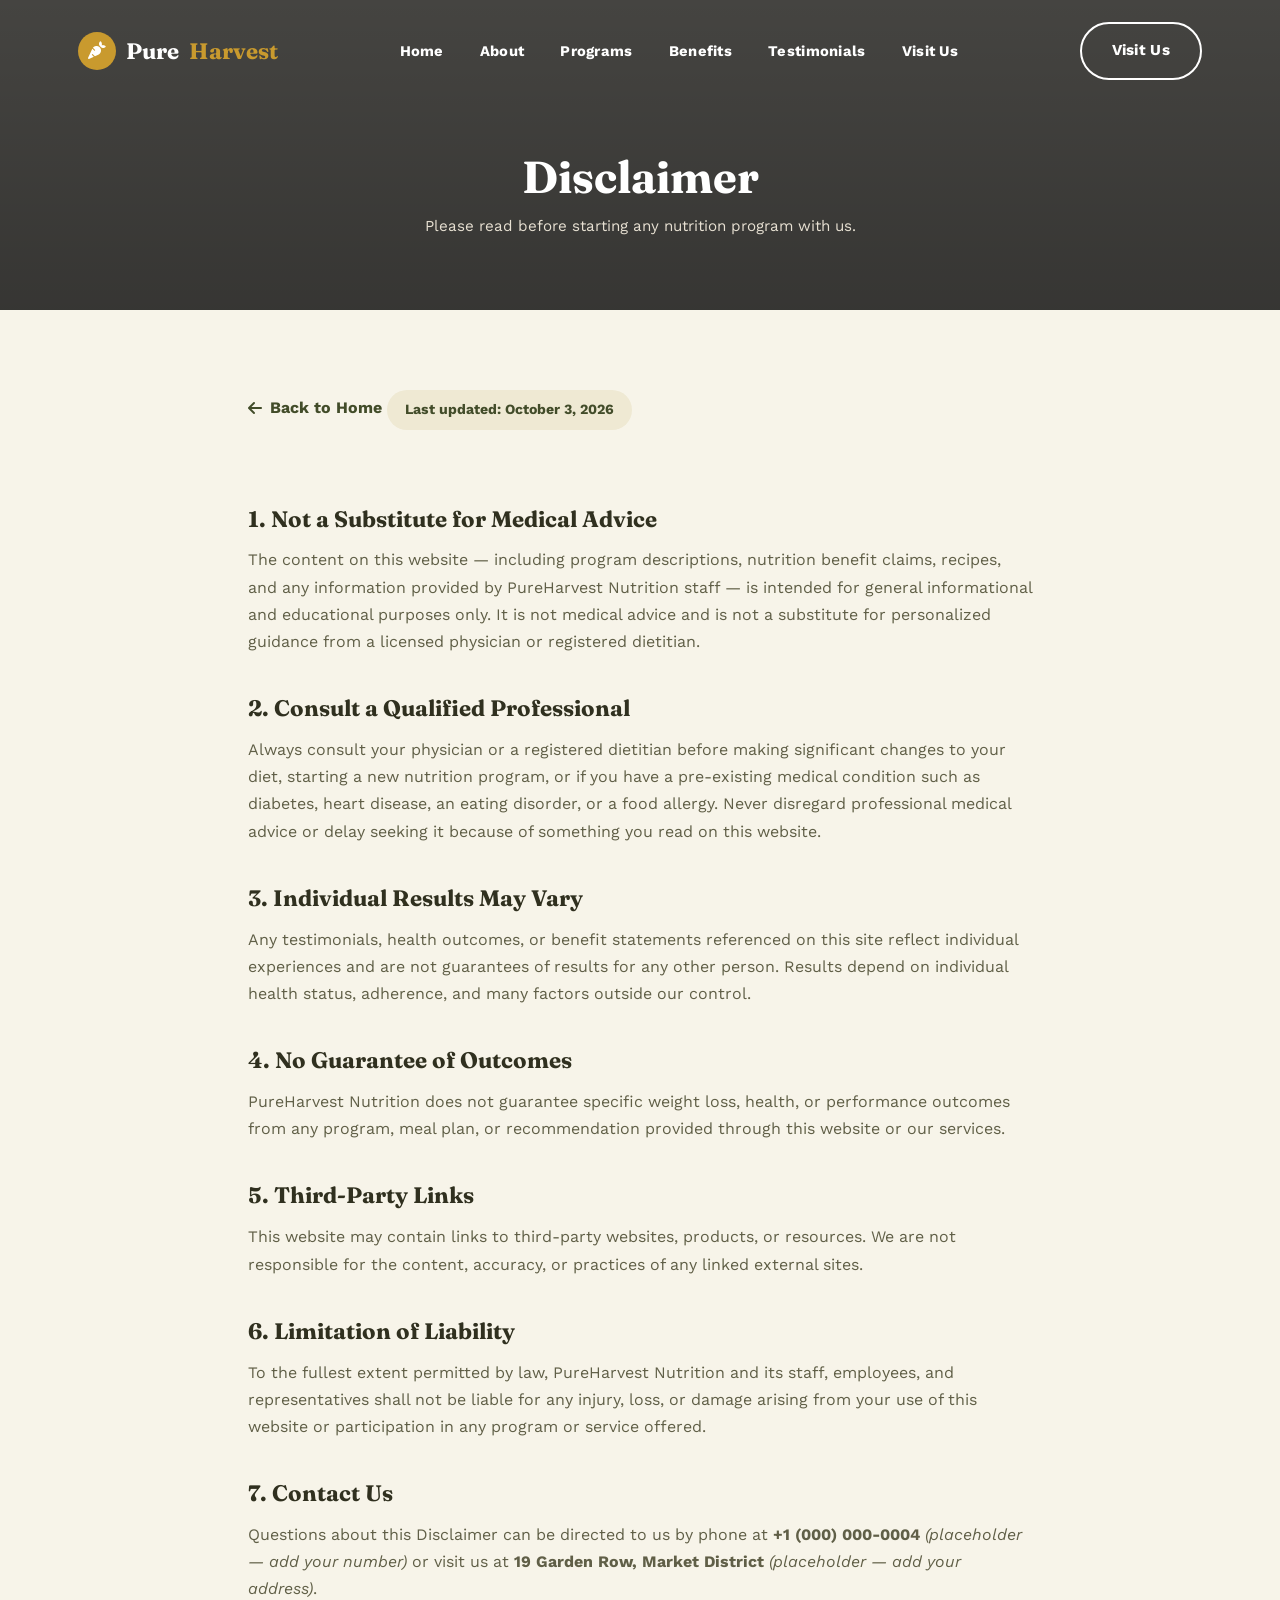
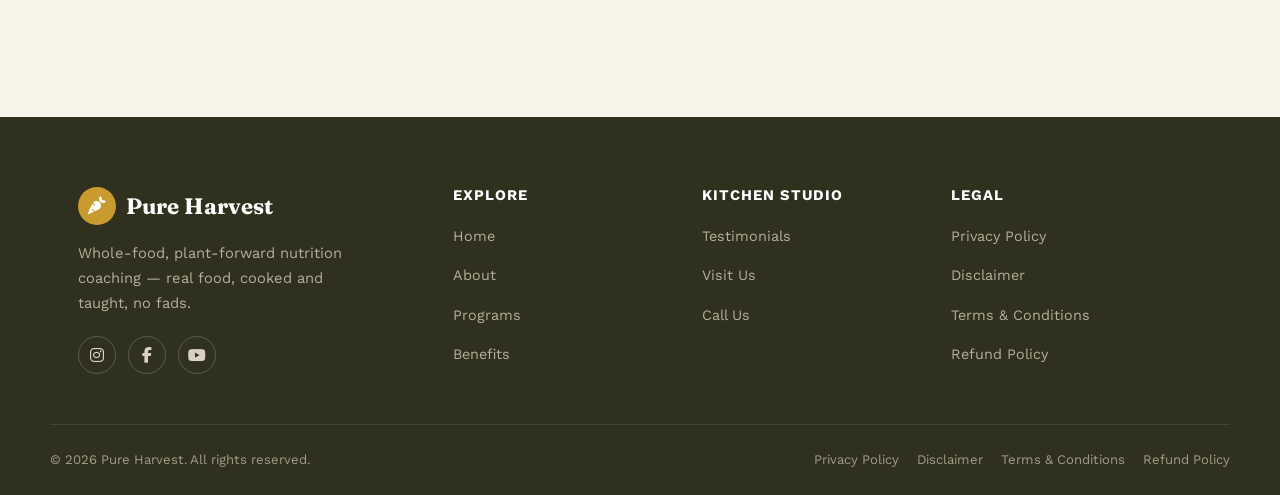
<file: disclaimer.html>
<!DOCTYPE html>
<html lang="en">
<head>
<meta charset="UTF-8">
<meta name="viewport" content="width=device-width, initial-scale=1.0">
<title>Disclaimer | PureHarvest Nutrition</title>
<meta name="description" content="Disclaimer for PureHarvest Nutrition.">
<link rel="icon" href="data:image/svg+xml,%3Csvg xmlns='http://www.w3.org/2000/svg' viewBox='0 0 100 100'%3E%3Ccircle cx='50' cy='50' r='48' fill='%23a97f1f'/%3E%3Ctext x='50' y='68' font-size='52' text-anchor='middle' fill='white' font-family='Georgia' font-weight='bold'%3EP%3C/text%3E%3C/svg%3E">
<link rel="preconnect" href="https://fonts.googleapis.com">
<link rel="preconnect" href="https://fonts.gstatic.com" crossorigin>
<link href="https://fonts.googleapis.com/css2?family=Fraunces:wght@600;700&family=Work+Sans:wght@400;600;800&display=swap" rel="stylesheet">
<link rel="stylesheet" href="https://cdnjs.cloudflare.com/ajax/libs/font-awesome/6.5.1/css/all.min.css">
<link rel="stylesheet" href="style.css">
</head>
<body>

<header class="site-header scrolled">
  <div class="container nav-wrap">
    <a href="index.html#home" class="logo"><span class="logo-mark"><i class="fa-solid fa-carrot"></i></span>Pure <span>Harvest</span></a>
    <nav>
      <ul class="nav-menu" id="navMenu">
        <li><a href="index.html#home">Home</a></li>
        <li><a href="index.html#about">About</a></li>
        <li><a href="index.html#classes">Programs</a></li>
        <li><a href="index.html#benefits">Benefits</a></li>
        <li><a href="index.html#testimonials">Testimonials</a></li>
        <li><a href="index.html#visit">Visit Us</a></li>
      </ul>
    </nav>
    <div class="nav-cta">
      <a href="index.html#visit" class="btn btn-outline-dark">Visit Us</a>
      <button class="hamburger" id="hamburger" aria-label="Toggle menu"><span></span><span></span><span></span></button>
    </div>
  </div>
</header>

<section class="page-hero">
  <div class="container">
    <h1>Disclaimer</h1>
    <p>Please read before starting any nutrition program with us.</p>
  </div>
</section>

<section class="legal-content">
  <div class="container">
    <a href="index.html#home" class="back-home"><i class="fa-solid fa-arrow-left"></i> Back to Home</a>
    <span class="updated">Last updated: October 3, 2026</span>

    <h2>1. Not a Substitute for Medical Advice</h2>
    <p>The content on this website — including program descriptions, nutrition benefit claims, recipes, and any information provided by PureHarvest Nutrition staff — is intended for general informational and educational purposes only. It is not medical advice and is not a substitute for personalized guidance from a licensed physician or registered dietitian.</p>

    <h2>2. Consult a Qualified Professional</h2>
    <p>Always consult your physician or a registered dietitian before making significant changes to your diet, starting a new nutrition program, or if you have a pre-existing medical condition such as diabetes, heart disease, an eating disorder, or a food allergy. Never disregard professional medical advice or delay seeking it because of something you read on this website.</p>

    <h2>3. Individual Results May Vary</h2>
    <p>Any testimonials, health outcomes, or benefit statements referenced on this site reflect individual experiences and are not guarantees of results for any other person. Results depend on individual health status, adherence, and many factors outside our control.</p>

    <h2>4. No Guarantee of Outcomes</h2>
    <p>PureHarvest Nutrition does not guarantee specific weight loss, health, or performance outcomes from any program, meal plan, or recommendation provided through this website or our services.</p>

    <h2>5. Third-Party Links</h2>
    <p>This website may contain links to third-party websites, products, or resources. We are not responsible for the content, accuracy, or practices of any linked external sites.</p>

    <h2>6. Limitation of Liability</h2>
    <p>To the fullest extent permitted by law, PureHarvest Nutrition and its staff, employees, and representatives shall not be liable for any injury, loss, or damage arising from your use of this website or participation in any program or service offered.</p>

    <h2>7. Contact Us</h2>
    <p>Questions about this Disclaimer can be directed to us by phone at <strong>+1 (000) 000-0004</strong> <em>(placeholder — add your number)</em> or visit us at <strong>19 Garden Row, Market District</strong> <em>(placeholder — add your address)</em>.</p>
  </div>
</section>

<footer class="site-footer">
  <div class="container footer-grid">
    <div class="footer-brand">
      <a href="index.html#home" class="logo"><span class="logo-mark"><i class="fa-solid fa-carrot"></i></span>Pure Harvest</a>
      <p>Whole-food, plant-forward nutrition coaching — real food, cooked and taught, no fads.</p>
      <div class="footer-social">
        <a href="#" aria-label="Instagram"><i class="fa-brands fa-instagram"></i></a>
        <a href="#" aria-label="Facebook"><i class="fa-brands fa-facebook-f"></i></a>
        <a href="#" aria-label="YouTube"><i class="fa-brands fa-youtube"></i></a>
      </div>
    </div>
    <div class="footer-col">
      <h4>Explore</h4>
      <ul>
        <li><a href="index.html#home">Home</a></li>
        <li><a href="index.html#about">About</a></li>
        <li><a href="index.html#classes">Programs</a></li>
        <li><a href="index.html#benefits">Benefits</a></li>
      </ul>
    </div>
    <div class="footer-col">
      <h4>Kitchen Studio</h4>
      <ul>
        <li><a href="index.html#testimonials">Testimonials</a></li>
        <li><a href="index.html#visit">Visit Us</a></li>
        <li><a href="tel:+10000000004">Call Us</a></li>
      </ul>
    </div>
    <div class="footer-col">
      <h4>Legal</h4>
      <ul>
        <li><a href="privacy-policy.html">Privacy Policy</a></li>
        <li><a href="disclaimer.html">Disclaimer</a></li>
        <li><a href="terms-conditions.html">Terms &amp; Conditions</a></li>
        <li><a href="refund-policy.html">Refund Policy</a></li>
      </ul>
    </div>
  </div>
  <div class="container footer-bottom">
    <span>© <span id="year"></span> Pure Harvest. All rights reserved.</span>
    <div class="legal-links">
      <a href="privacy-policy.html">Privacy Policy</a>
      <a href="disclaimer.html">Disclaimer</a>
      <a href="terms-conditions.html">Terms &amp; Conditions</a>
      <a href="refund-policy.html">Refund Policy</a>
    </div>
  </div>
</footer>

<script>document.getElementById("year").textContent = new Date().getFullYear();</script>
<script src="script.js"></script>
</body>
</html>
</file>
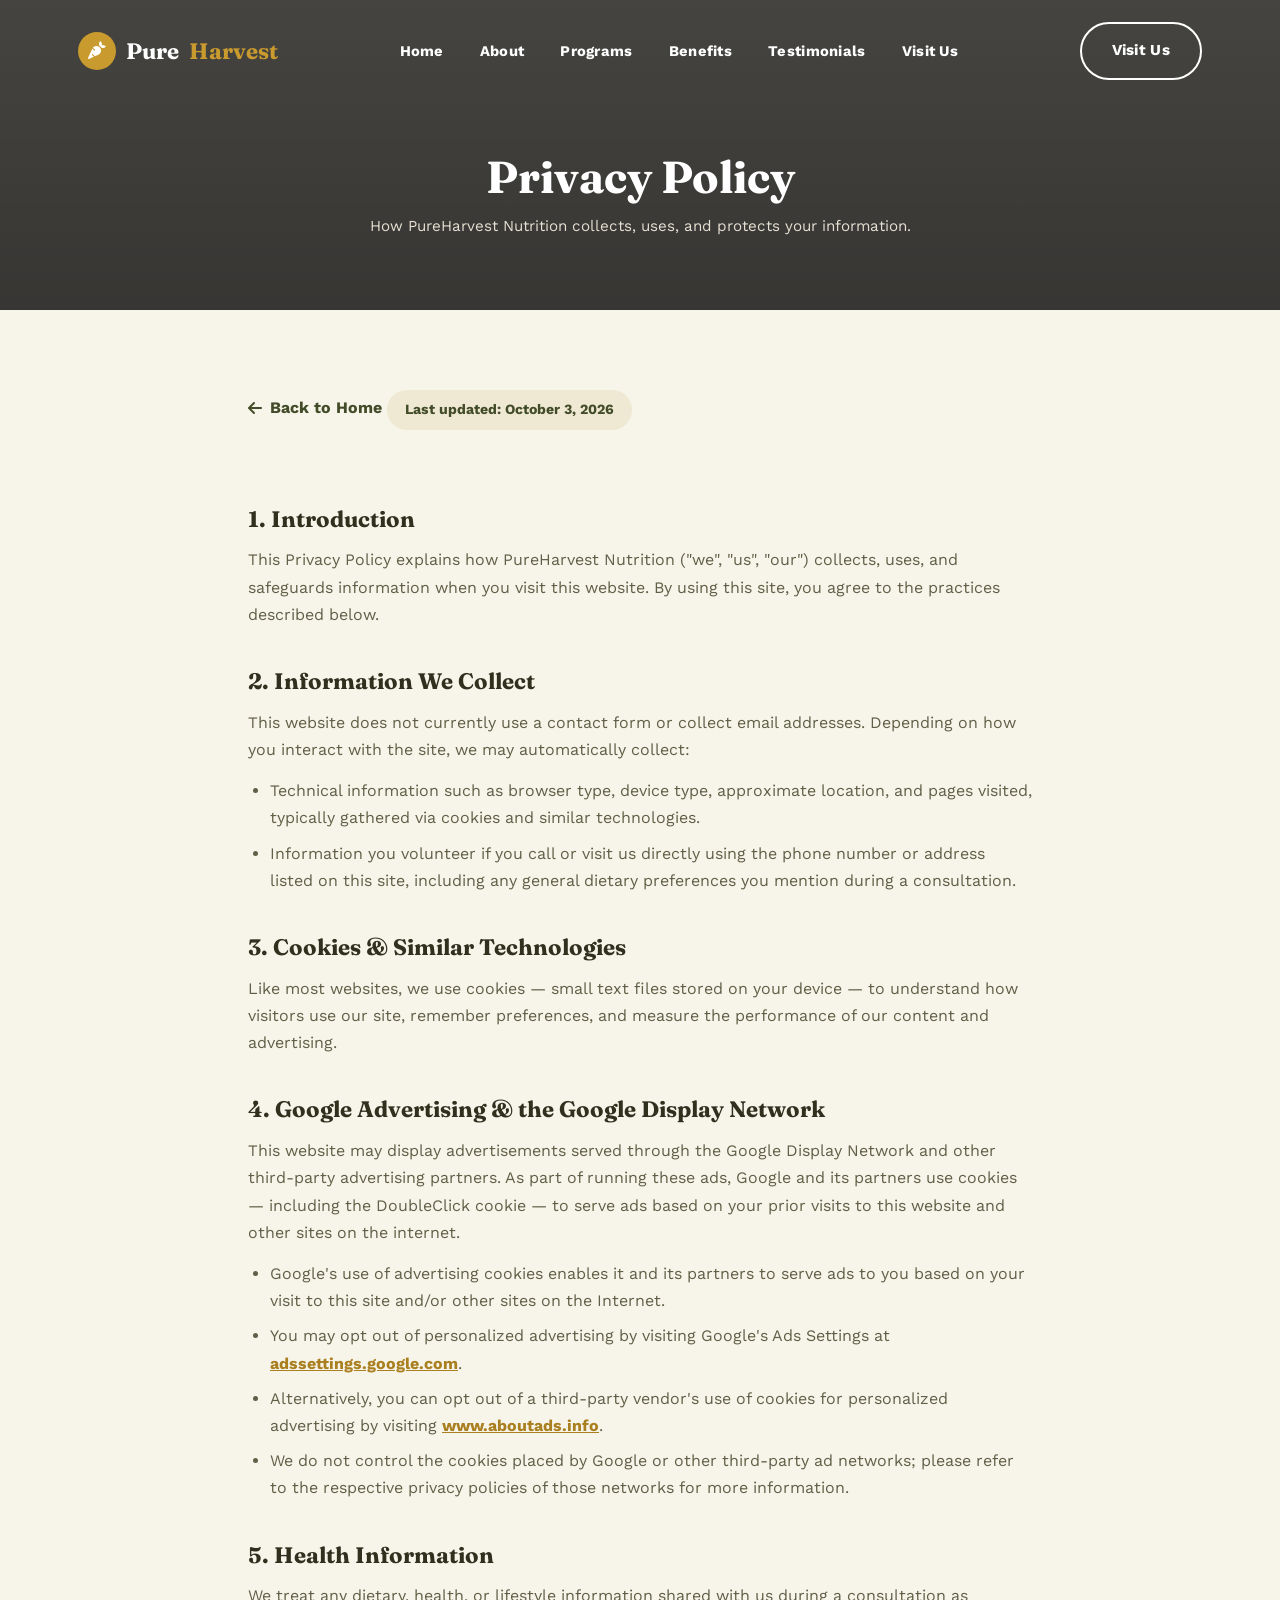
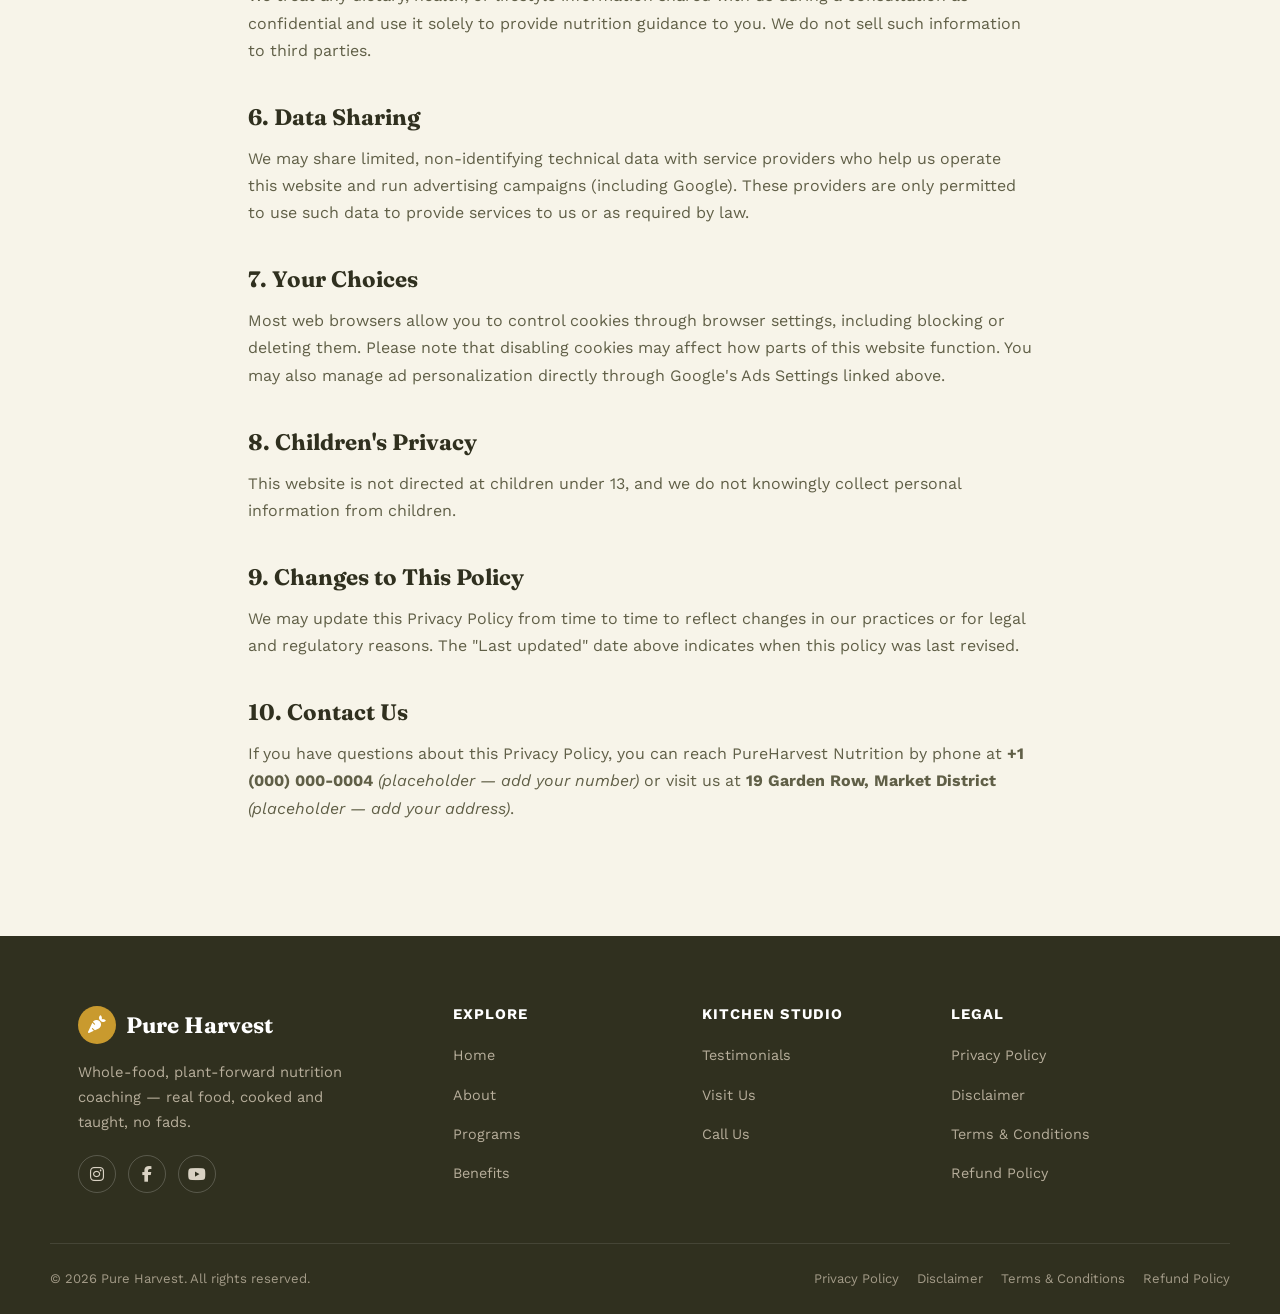
<file: privacy-policy.html>
<!DOCTYPE html>
<html lang="en">
<head>
<meta charset="UTF-8">
<meta name="viewport" content="width=device-width, initial-scale=1.0">
<title>Privacy Policy | PureHarvest Nutrition</title>
<meta name="description" content="Privacy Policy for PureHarvest Nutrition.">
<link rel="icon" href="data:image/svg+xml,%3Csvg xmlns='http://www.w3.org/2000/svg' viewBox='0 0 100 100'%3E%3Ccircle cx='50' cy='50' r='48' fill='%23a97f1f'/%3E%3Ctext x='50' y='68' font-size='52' text-anchor='middle' fill='white' font-family='Georgia' font-weight='bold'%3EP%3C/text%3E%3C/svg%3E">
<link rel="preconnect" href="https://fonts.googleapis.com">
<link rel="preconnect" href="https://fonts.gstatic.com" crossorigin>
<link href="https://fonts.googleapis.com/css2?family=Fraunces:wght@600;700&family=Work+Sans:wght@400;600;800&display=swap" rel="stylesheet">
<link rel="stylesheet" href="https://cdnjs.cloudflare.com/ajax/libs/font-awesome/6.5.1/css/all.min.css">
<link rel="stylesheet" href="style.css">
</head>
<body>

<header class="site-header scrolled">
  <div class="container nav-wrap">
    <a href="index.html#home" class="logo"><span class="logo-mark"><i class="fa-solid fa-carrot"></i></span>Pure <span>Harvest</span></a>
    <nav>
      <ul class="nav-menu" id="navMenu">
        <li><a href="index.html#home">Home</a></li>
        <li><a href="index.html#about">About</a></li>
        <li><a href="index.html#classes">Programs</a></li>
        <li><a href="index.html#benefits">Benefits</a></li>
        <li><a href="index.html#testimonials">Testimonials</a></li>
        <li><a href="index.html#visit">Visit Us</a></li>
      </ul>
    </nav>
    <div class="nav-cta">
      <a href="index.html#visit" class="btn btn-outline-dark">Visit Us</a>
      <button class="hamburger" id="hamburger" aria-label="Toggle menu"><span></span><span></span><span></span></button>
    </div>
  </div>
</header>

<section class="page-hero">
  <div class="container">
    <h1>Privacy Policy</h1>
    <p>How PureHarvest Nutrition collects, uses, and protects your information.</p>
  </div>
</section>

<section class="legal-content">
  <div class="container">
    <a href="index.html#home" class="back-home"><i class="fa-solid fa-arrow-left"></i> Back to Home</a>
    <span class="updated">Last updated: October 3, 2026</span>

    <h2>1. Introduction</h2>
    <p>This Privacy Policy explains how PureHarvest Nutrition ("we", "us", "our") collects, uses, and safeguards information when you visit this website. By using this site, you agree to the practices described below.</p>

    <h2>2. Information We Collect</h2>
    <p>This website does not currently use a contact form or collect email addresses. Depending on how you interact with the site, we may automatically collect:</p>
    <ul>
      <li>Technical information such as browser type, device type, approximate location, and pages visited, typically gathered via cookies and similar technologies.</li>
      <li>Information you volunteer if you call or visit us directly using the phone number or address listed on this site, including any general dietary preferences you mention during a consultation.</li>
    </ul>

    <h2>3. Cookies &amp; Similar Technologies</h2>
    <p>Like most websites, we use cookies — small text files stored on your device — to understand how visitors use our site, remember preferences, and measure the performance of our content and advertising.</p>

    <h2>4. Google Advertising &amp; the Google Display Network</h2>
    <p>This website may display advertisements served through the Google Display Network and other third-party advertising partners. As part of running these ads, Google and its partners use cookies — including the DoubleClick cookie — to serve ads based on your prior visits to this website and other sites on the internet.</p>
    <ul>
      <li>Google's use of advertising cookies enables it and its partners to serve ads to you based on your visit to this site and/or other sites on the Internet.</li>
      <li>You may opt out of personalized advertising by visiting Google's Ads Settings at <a class="inline-link" href="https://adssettings.google.com" target="_blank" rel="noopener">adssettings.google.com</a>.</li>
      <li>Alternatively, you can opt out of a third-party vendor's use of cookies for personalized advertising by visiting <a class="inline-link" href="https://www.aboutads.info" target="_blank" rel="noopener">www.aboutads.info</a>.</li>
      <li>We do not control the cookies placed by Google or other third-party ad networks; please refer to the respective privacy policies of those networks for more information.</li>
    </ul>

    <h2>5. Health Information</h2>
    <p>We treat any dietary, health, or lifestyle information shared with us during a consultation as confidential and use it solely to provide nutrition guidance to you. We do not sell such information to third parties.</p>

    <h2>6. Data Sharing</h2>
    <p>We may share limited, non-identifying technical data with service providers who help us operate this website and run advertising campaigns (including Google). These providers are only permitted to use such data to provide services to us or as required by law.</p>

    <h2>7. Your Choices</h2>
    <p>Most web browsers allow you to control cookies through browser settings, including blocking or deleting them. Please note that disabling cookies may affect how parts of this website function. You may also manage ad personalization directly through Google's Ads Settings linked above.</p>

    <h2>8. Children's Privacy</h2>
    <p>This website is not directed at children under 13, and we do not knowingly collect personal information from children.</p>

    <h2>9. Changes to This Policy</h2>
    <p>We may update this Privacy Policy from time to time to reflect changes in our practices or for legal and regulatory reasons. The "Last updated" date above indicates when this policy was last revised.</p>

    <h2>10. Contact Us</h2>
    <p>If you have questions about this Privacy Policy, you can reach PureHarvest Nutrition by phone at <strong>+1 (000) 000-0004</strong> <em>(placeholder — add your number)</em> or visit us at <strong>19 Garden Row, Market District</strong> <em>(placeholder — add your address)</em>.</p>
  </div>
</section>

<footer class="site-footer">
  <div class="container footer-grid">
    <div class="footer-brand">
      <a href="index.html#home" class="logo"><span class="logo-mark"><i class="fa-solid fa-carrot"></i></span>Pure Harvest</a>
      <p>Whole-food, plant-forward nutrition coaching — real food, cooked and taught, no fads.</p>
      <div class="footer-social">
        <a href="#" aria-label="Instagram"><i class="fa-brands fa-instagram"></i></a>
        <a href="#" aria-label="Facebook"><i class="fa-brands fa-facebook-f"></i></a>
        <a href="#" aria-label="YouTube"><i class="fa-brands fa-youtube"></i></a>
      </div>
    </div>
    <div class="footer-col">
      <h4>Explore</h4>
      <ul>
        <li><a href="index.html#home">Home</a></li>
        <li><a href="index.html#about">About</a></li>
        <li><a href="index.html#classes">Programs</a></li>
        <li><a href="index.html#benefits">Benefits</a></li>
      </ul>
    </div>
    <div class="footer-col">
      <h4>Kitchen Studio</h4>
      <ul>
        <li><a href="index.html#testimonials">Testimonials</a></li>
        <li><a href="index.html#visit">Visit Us</a></li>
        <li><a href="tel:+10000000004">Call Us</a></li>
      </ul>
    </div>
    <div class="footer-col">
      <h4>Legal</h4>
      <ul>
        <li><a href="privacy-policy.html">Privacy Policy</a></li>
        <li><a href="disclaimer.html">Disclaimer</a></li>
        <li><a href="terms-conditions.html">Terms &amp; Conditions</a></li>
        <li><a href="refund-policy.html">Refund Policy</a></li>
      </ul>
    </div>
  </div>
  <div class="container footer-bottom">
    <span>© <span id="year"></span> Pure Harvest. All rights reserved.</span>
    <div class="legal-links">
      <a href="privacy-policy.html">Privacy Policy</a>
      <a href="disclaimer.html">Disclaimer</a>
      <a href="terms-conditions.html">Terms &amp; Conditions</a>
      <a href="refund-policy.html">Refund Policy</a>
    </div>
  </div>
</footer>

<script>document.getElementById("year").textContent = new Date().getFullYear();</script>
<script src="script.js"></script>
</body>
</html>
</file>
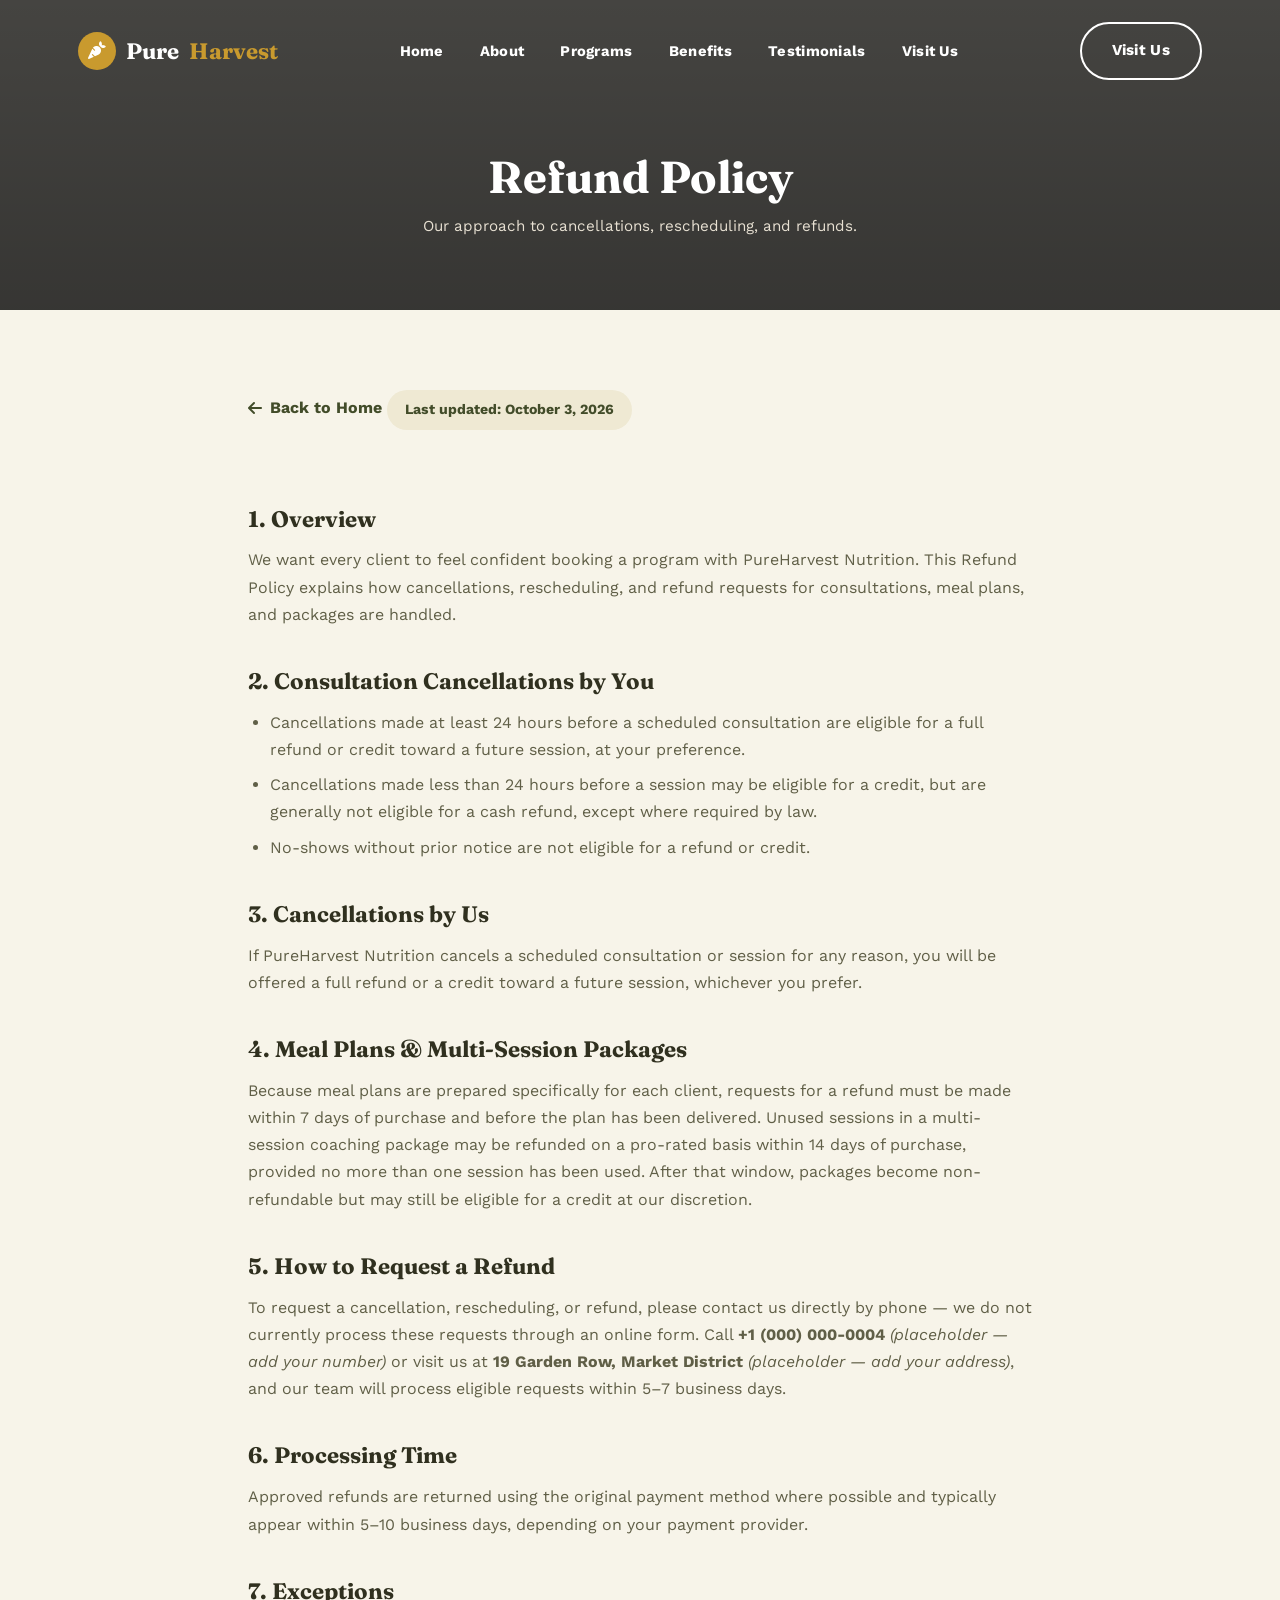
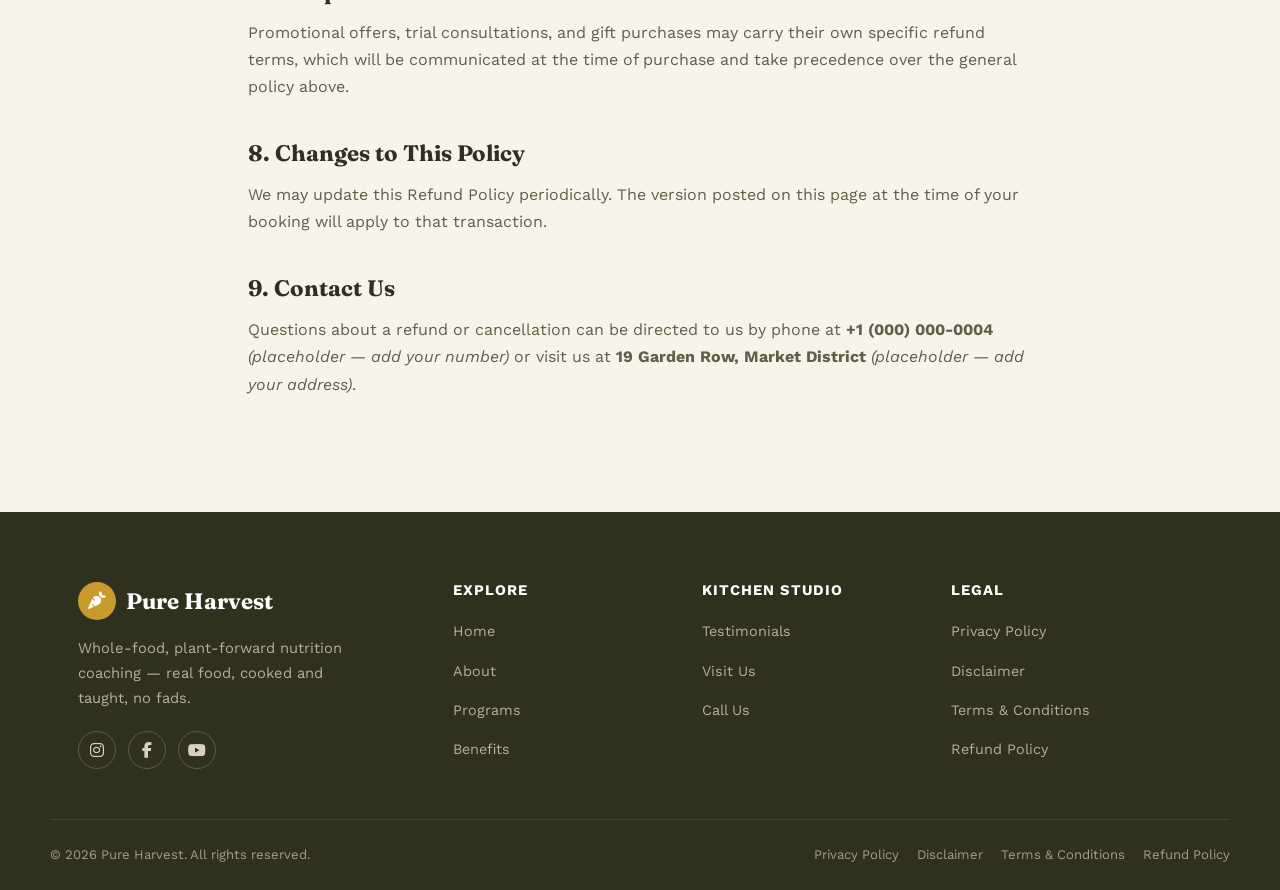
<file: refund-policy.html>
<!DOCTYPE html>
<html lang="en">
<head>
<meta charset="UTF-8">
<meta name="viewport" content="width=device-width, initial-scale=1.0">
<title>Refund Policy | PureHarvest Nutrition</title>
<meta name="description" content="Refund Policy for PureHarvest Nutrition.">
<link rel="icon" href="data:image/svg+xml,%3Csvg xmlns='http://www.w3.org/2000/svg' viewBox='0 0 100 100'%3E%3Ccircle cx='50' cy='50' r='48' fill='%23a97f1f'/%3E%3Ctext x='50' y='68' font-size='52' text-anchor='middle' fill='white' font-family='Georgia' font-weight='bold'%3EP%3C/text%3E%3C/svg%3E">
<link rel="preconnect" href="https://fonts.googleapis.com">
<link rel="preconnect" href="https://fonts.gstatic.com" crossorigin>
<link href="https://fonts.googleapis.com/css2?family=Fraunces:wght@600;700&family=Work+Sans:wght@400;600;800&display=swap" rel="stylesheet">
<link rel="stylesheet" href="https://cdnjs.cloudflare.com/ajax/libs/font-awesome/6.5.1/css/all.min.css">
<link rel="stylesheet" href="style.css">
</head>
<body>

<header class="site-header scrolled">
  <div class="container nav-wrap">
    <a href="index.html#home" class="logo"><span class="logo-mark"><i class="fa-solid fa-carrot"></i></span>Pure <span>Harvest</span></a>
    <nav>
      <ul class="nav-menu" id="navMenu">
        <li><a href="index.html#home">Home</a></li>
        <li><a href="index.html#about">About</a></li>
        <li><a href="index.html#classes">Programs</a></li>
        <li><a href="index.html#benefits">Benefits</a></li>
        <li><a href="index.html#testimonials">Testimonials</a></li>
        <li><a href="index.html#visit">Visit Us</a></li>
      </ul>
    </nav>
    <div class="nav-cta">
      <a href="index.html#visit" class="btn btn-outline-dark">Visit Us</a>
      <button class="hamburger" id="hamburger" aria-label="Toggle menu"><span></span><span></span><span></span></button>
    </div>
  </div>
</header>

<section class="page-hero">
  <div class="container">
    <h1>Refund Policy</h1>
    <p>Our approach to cancellations, rescheduling, and refunds.</p>
  </div>
</section>

<section class="legal-content">
  <div class="container">
    <a href="index.html#home" class="back-home"><i class="fa-solid fa-arrow-left"></i> Back to Home</a>
    <span class="updated">Last updated: October 3, 2026</span>

    <h2>1. Overview</h2>
    <p>We want every client to feel confident booking a program with PureHarvest Nutrition. This Refund Policy explains how cancellations, rescheduling, and refund requests for consultations, meal plans, and packages are handled.</p>

    <h2>2. Consultation Cancellations by You</h2>
    <ul>
      <li>Cancellations made at least 24 hours before a scheduled consultation are eligible for a full refund or credit toward a future session, at your preference.</li>
      <li>Cancellations made less than 24 hours before a session may be eligible for a credit, but are generally not eligible for a cash refund, except where required by law.</li>
      <li>No-shows without prior notice are not eligible for a refund or credit.</li>
    </ul>

    <h2>3. Cancellations by Us</h2>
    <p>If PureHarvest Nutrition cancels a scheduled consultation or session for any reason, you will be offered a full refund or a credit toward a future session, whichever you prefer.</p>

    <h2>4. Meal Plans &amp; Multi-Session Packages</h2>
    <p>Because meal plans are prepared specifically for each client, requests for a refund must be made within 7 days of purchase and before the plan has been delivered. Unused sessions in a multi-session coaching package may be refunded on a pro-rated basis within 14 days of purchase, provided no more than one session has been used. After that window, packages become non-refundable but may still be eligible for a credit at our discretion.</p>

    <h2>5. How to Request a Refund</h2>
    <p>To request a cancellation, rescheduling, or refund, please contact us directly by phone — we do not currently process these requests through an online form. Call <strong>+1 (000) 000-0004</strong> <em>(placeholder — add your number)</em> or visit us at <strong>19 Garden Row, Market District</strong> <em>(placeholder — add your address)</em>, and our team will process eligible requests within 5–7 business days.</p>

    <h2>6. Processing Time</h2>
    <p>Approved refunds are returned using the original payment method where possible and typically appear within 5–10 business days, depending on your payment provider.</p>

    <h2>7. Exceptions</h2>
    <p>Promotional offers, trial consultations, and gift purchases may carry their own specific refund terms, which will be communicated at the time of purchase and take precedence over the general policy above.</p>

    <h2>8. Changes to This Policy</h2>
    <p>We may update this Refund Policy periodically. The version posted on this page at the time of your booking will apply to that transaction.</p>

    <h2>9. Contact Us</h2>
    <p>Questions about a refund or cancellation can be directed to us by phone at <strong>+1 (000) 000-0004</strong> <em>(placeholder — add your number)</em> or visit us at <strong>19 Garden Row, Market District</strong> <em>(placeholder — add your address)</em>.</p>
  </div>
</section>

<footer class="site-footer">
  <div class="container footer-grid">
    <div class="footer-brand">
      <a href="index.html#home" class="logo"><span class="logo-mark"><i class="fa-solid fa-carrot"></i></span>Pure Harvest</a>
      <p>Whole-food, plant-forward nutrition coaching — real food, cooked and taught, no fads.</p>
      <div class="footer-social">
        <a href="#" aria-label="Instagram"><i class="fa-brands fa-instagram"></i></a>
        <a href="#" aria-label="Facebook"><i class="fa-brands fa-facebook-f"></i></a>
        <a href="#" aria-label="YouTube"><i class="fa-brands fa-youtube"></i></a>
      </div>
    </div>
    <div class="footer-col">
      <h4>Explore</h4>
      <ul>
        <li><a href="index.html#home">Home</a></li>
        <li><a href="index.html#about">About</a></li>
        <li><a href="index.html#classes">Programs</a></li>
        <li><a href="index.html#benefits">Benefits</a></li>
      </ul>
    </div>
    <div class="footer-col">
      <h4>Kitchen Studio</h4>
      <ul>
        <li><a href="index.html#testimonials">Testimonials</a></li>
        <li><a href="index.html#visit">Visit Us</a></li>
        <li><a href="tel:+10000000004">Call Us</a></li>
      </ul>
    </div>
    <div class="footer-col">
      <h4>Legal</h4>
      <ul>
        <li><a href="privacy-policy.html">Privacy Policy</a></li>
        <li><a href="disclaimer.html">Disclaimer</a></li>
        <li><a href="terms-conditions.html">Terms &amp; Conditions</a></li>
        <li><a href="refund-policy.html">Refund Policy</a></li>
      </ul>
    </div>
  </div>
  <div class="container footer-bottom">
    <span>© <span id="year"></span> Pure Harvest. All rights reserved.</span>
    <div class="legal-links">
      <a href="privacy-policy.html">Privacy Policy</a>
      <a href="disclaimer.html">Disclaimer</a>
      <a href="terms-conditions.html">Terms &amp; Conditions</a>
      <a href="refund-policy.html">Refund Policy</a>
    </div>
  </div>
</footer>

<script>document.getElementById("year").textContent = new Date().getFullYear();</script>
<script src="script.js"></script>
</body>
</html>
</file>
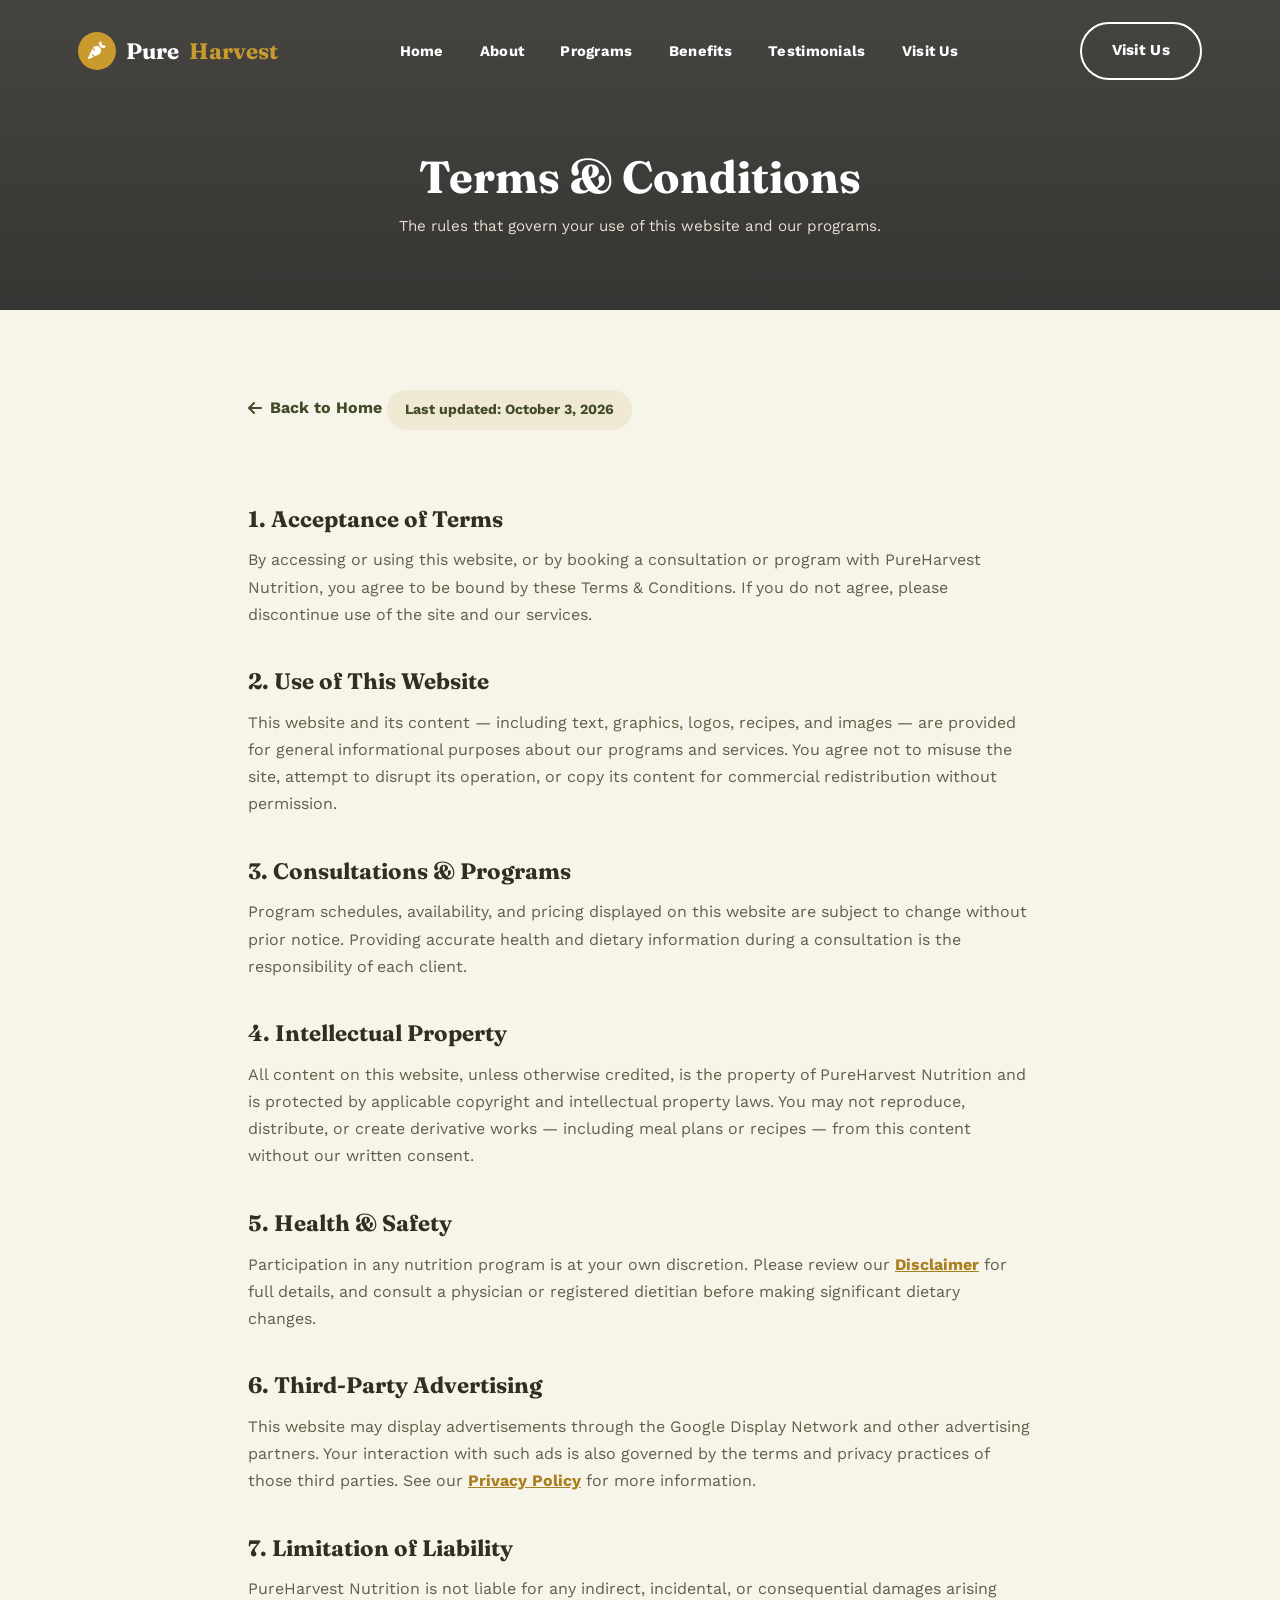
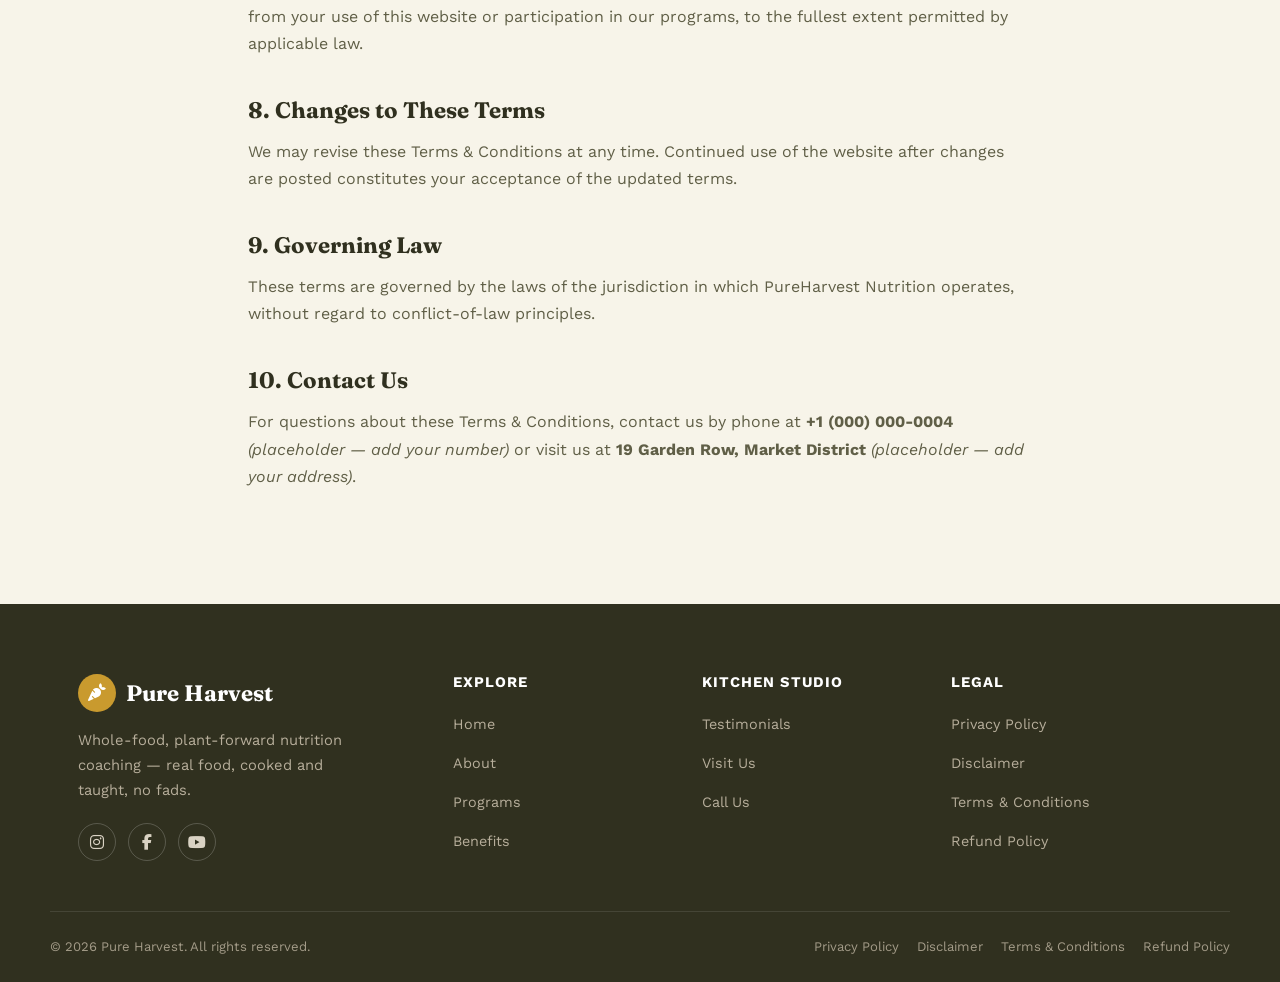
<file: terms-conditions.html>
<!DOCTYPE html>
<html lang="en">
<head>
<meta charset="UTF-8">
<meta name="viewport" content="width=device-width, initial-scale=1.0">
<title>Terms & Conditions | PureHarvest Nutrition</title>
<meta name="description" content="Terms & Conditions for PureHarvest Nutrition.">
<link rel="icon" href="data:image/svg+xml,%3Csvg xmlns='http://www.w3.org/2000/svg' viewBox='0 0 100 100'%3E%3Ccircle cx='50' cy='50' r='48' fill='%23a97f1f'/%3E%3Ctext x='50' y='68' font-size='52' text-anchor='middle' fill='white' font-family='Georgia' font-weight='bold'%3EP%3C/text%3E%3C/svg%3E">
<link rel="preconnect" href="https://fonts.googleapis.com">
<link rel="preconnect" href="https://fonts.gstatic.com" crossorigin>
<link href="https://fonts.googleapis.com/css2?family=Fraunces:wght@600;700&family=Work+Sans:wght@400;600;800&display=swap" rel="stylesheet">
<link rel="stylesheet" href="https://cdnjs.cloudflare.com/ajax/libs/font-awesome/6.5.1/css/all.min.css">
<link rel="stylesheet" href="style.css">
</head>
<body>

<header class="site-header scrolled">
  <div class="container nav-wrap">
    <a href="index.html#home" class="logo"><span class="logo-mark"><i class="fa-solid fa-carrot"></i></span>Pure <span>Harvest</span></a>
    <nav>
      <ul class="nav-menu" id="navMenu">
        <li><a href="index.html#home">Home</a></li>
        <li><a href="index.html#about">About</a></li>
        <li><a href="index.html#classes">Programs</a></li>
        <li><a href="index.html#benefits">Benefits</a></li>
        <li><a href="index.html#testimonials">Testimonials</a></li>
        <li><a href="index.html#visit">Visit Us</a></li>
      </ul>
    </nav>
    <div class="nav-cta">
      <a href="index.html#visit" class="btn btn-outline-dark">Visit Us</a>
      <button class="hamburger" id="hamburger" aria-label="Toggle menu"><span></span><span></span><span></span></button>
    </div>
  </div>
</header>

<section class="page-hero">
  <div class="container">
    <h1>Terms &amp; Conditions</h1>
    <p>The rules that govern your use of this website and our programs.</p>
  </div>
</section>

<section class="legal-content">
  <div class="container">
    <a href="index.html#home" class="back-home"><i class="fa-solid fa-arrow-left"></i> Back to Home</a>
    <span class="updated">Last updated: October 3, 2026</span>

    <h2>1. Acceptance of Terms</h2>
    <p>By accessing or using this website, or by booking a consultation or program with PureHarvest Nutrition, you agree to be bound by these Terms &amp; Conditions. If you do not agree, please discontinue use of the site and our services.</p>

    <h2>2. Use of This Website</h2>
    <p>This website and its content — including text, graphics, logos, recipes, and images — are provided for general informational purposes about our programs and services. You agree not to misuse the site, attempt to disrupt its operation, or copy its content for commercial redistribution without permission.</p>

    <h2>3. Consultations &amp; Programs</h2>
    <p>Program schedules, availability, and pricing displayed on this website are subject to change without prior notice. Providing accurate health and dietary information during a consultation is the responsibility of each client.</p>

    <h2>4. Intellectual Property</h2>
    <p>All content on this website, unless otherwise credited, is the property of PureHarvest Nutrition and is protected by applicable copyright and intellectual property laws. You may not reproduce, distribute, or create derivative works — including meal plans or recipes — from this content without our written consent.</p>

    <h2>5. Health &amp; Safety</h2>
    <p>Participation in any nutrition program is at your own discretion. Please review our <a class="inline-link" href="disclaimer.html">Disclaimer</a> for full details, and consult a physician or registered dietitian before making significant dietary changes.</p>

    <h2>6. Third-Party Advertising</h2>
    <p>This website may display advertisements through the Google Display Network and other advertising partners. Your interaction with such ads is also governed by the terms and privacy practices of those third parties. See our <a class="inline-link" href="privacy-policy.html">Privacy Policy</a> for more information.</p>

    <h2>7. Limitation of Liability</h2>
    <p>PureHarvest Nutrition is not liable for any indirect, incidental, or consequential damages arising from your use of this website or participation in our programs, to the fullest extent permitted by applicable law.</p>

    <h2>8. Changes to These Terms</h2>
    <p>We may revise these Terms &amp; Conditions at any time. Continued use of the website after changes are posted constitutes your acceptance of the updated terms.</p>

    <h2>9. Governing Law</h2>
    <p>These terms are governed by the laws of the jurisdiction in which PureHarvest Nutrition operates, without regard to conflict-of-law principles.</p>

    <h2>10. Contact Us</h2>
    <p>For questions about these Terms &amp; Conditions, contact us by phone at <strong>+1 (000) 000-0004</strong> <em>(placeholder — add your number)</em> or visit us at <strong>19 Garden Row, Market District</strong> <em>(placeholder — add your address)</em>.</p>
  </div>
</section>

<footer class="site-footer">
  <div class="container footer-grid">
    <div class="footer-brand">
      <a href="index.html#home" class="logo"><span class="logo-mark"><i class="fa-solid fa-carrot"></i></span>Pure Harvest</a>
      <p>Whole-food, plant-forward nutrition coaching — real food, cooked and taught, no fads.</p>
      <div class="footer-social">
        <a href="#" aria-label="Instagram"><i class="fa-brands fa-instagram"></i></a>
        <a href="#" aria-label="Facebook"><i class="fa-brands fa-facebook-f"></i></a>
        <a href="#" aria-label="YouTube"><i class="fa-brands fa-youtube"></i></a>
      </div>
    </div>
    <div class="footer-col">
      <h4>Explore</h4>
      <ul>
        <li><a href="index.html#home">Home</a></li>
        <li><a href="index.html#about">About</a></li>
        <li><a href="index.html#classes">Programs</a></li>
        <li><a href="index.html#benefits">Benefits</a></li>
      </ul>
    </div>
    <div class="footer-col">
      <h4>Kitchen Studio</h4>
      <ul>
        <li><a href="index.html#testimonials">Testimonials</a></li>
        <li><a href="index.html#visit">Visit Us</a></li>
        <li><a href="tel:+10000000004">Call Us</a></li>
      </ul>
    </div>
    <div class="footer-col">
      <h4>Legal</h4>
      <ul>
        <li><a href="privacy-policy.html">Privacy Policy</a></li>
        <li><a href="disclaimer.html">Disclaimer</a></li>
        <li><a href="terms-conditions.html">Terms &amp; Conditions</a></li>
        <li><a href="refund-policy.html">Refund Policy</a></li>
      </ul>
    </div>
  </div>
  <div class="container footer-bottom">
    <span>© <span id="year"></span> Pure Harvest. All rights reserved.</span>
    <div class="legal-links">
      <a href="privacy-policy.html">Privacy Policy</a>
      <a href="disclaimer.html">Disclaimer</a>
      <a href="terms-conditions.html">Terms &amp; Conditions</a>
      <a href="refund-policy.html">Refund Policy</a>
    </div>
  </div>
</footer>

<script>document.getElementById("year").textContent = new Date().getFullYear();</script>
<script src="script.js"></script>
</body>
</html>
</file>
<file: style.css>
:root {
  --primary: #5c6b3a;
  --primary-dark: #424c29;
  --primary-light: #aab98a;
  --accent: #c99a2e;
  --accent-dark: #a97f1f;
  --cream: #f7f4e9;
  --cream-deep: #efe9d3;
  --ink: #30301f;
  --ink-soft: #605f47;
  --white: #ffffff;
  --shadow: 0 10px 30px rgba(0, 0, 0, 0.08);
  --shadow-strong: 0 16px 40px rgba(0, 0, 0, 0.16);
  --radius: 18px;
  --max-width: 1180px;
  --font-head: "Fraunces", Georgia, serif;
  --font-body: "Work Sans", "Segoe UI", Arial, sans-serif;
}

* { box-sizing: border-box; margin: 0; padding: 0; }
html { scroll-behavior: smooth; }
body {
  font-family: var(--font-body);
  color: var(--ink);
  background: var(--cream);
  line-height: 1.7;
  -webkit-font-smoothing: antialiased;
  overflow-x: hidden;
}
img { max-width: 100%; display: block; }
a { color: inherit; text-decoration: none; }
.container { max-width: var(--max-width); margin: 0 auto; padding: 0 28px; }
section { scroll-margin-top: 84px; }
h1, h2, h3, h4 { font-family: var(--font-head); font-weight: 700; line-height: 1.2; }

.eyebrow {
  display: inline-block; font-family: var(--font-body); font-weight: 700;
  letter-spacing: 2.5px; text-transform: uppercase; font-size: 0.78rem;
  color: var(--accent-dark); margin-bottom: 14px;
}

.section-head { text-align: center; max-width: 640px; margin: 0 auto 56px; }
.section-head h2 { font-size: clamp(1.8rem, 4vw, 2.6rem); color: var(--ink); margin-bottom: 14px; }
.section-head p { color: var(--ink-soft); font-size: 1.05rem; }

.btn {
  display: inline-flex; align-items: center; gap: 10px; padding: 14px 30px;
  border-radius: 50px; font-weight: 700; font-size: 0.95rem; letter-spacing: 0.3px;
  cursor: pointer; border: 2px solid transparent;
  transition: transform 0.25s ease, box-shadow 0.25s ease, background 0.25s ease, color 0.25s ease;
}
.btn-primary { background: var(--accent); color: var(--white); box-shadow: var(--shadow); }
.btn-primary:hover { background: var(--accent-dark); transform: translateY(-3px); box-shadow: var(--shadow-strong); }
.btn-outline { background: transparent; border-color: var(--white); color: var(--white); }
.btn-outline:hover { background: var(--white); color: var(--primary-dark); transform: translateY(-3px); }
.btn-outline-dark { background: transparent; border-color: var(--primary); color: var(--primary-dark); }
.btn-outline-dark:hover { background: var(--primary); color: var(--white); }

/* ---------- Header / Nav ---------- */
.site-header {
  position: fixed; top: 0; left: 0; right: 0; z-index: 1000;
  background: rgba(0,0,0,0);
  transition: background 0.35s ease, box-shadow 0.35s ease, padding 0.35s ease;
  padding: 22px 0;
}
.site-header.scrolled {
  background: rgba(255,255,255,0.96); backdrop-filter: blur(8px);
  box-shadow: 0 4px 24px rgba(0,0,0,0.08); padding: 12px 0;
}
.nav-wrap { display: flex; align-items: center; justify-content: space-between; }
.logo { display: flex; align-items: center; gap: 10px; font-family: var(--font-head); font-size: 1.4rem; font-weight: 700; color: var(--ink); }
.site-header:not(.scrolled) .logo { color: var(--white); }
.logo span { color: var(--accent); }
.logo .logo-mark {
  width: 38px; height: 38px; border-radius: 50%; background: var(--accent);
  display: flex; align-items: center; justify-content: center; color: var(--white); font-size: 1.1rem;
}
.nav-menu { display: flex; align-items: center; gap: 36px; list-style: none; }
.nav-menu a { font-weight: 700; font-size: 0.92rem; letter-spacing: 0.3px; color: var(--ink); position: relative; padding: 4px 0; }
.site-header:not(.scrolled) .nav-menu a { color: var(--white); }
.nav-menu a::after { content: ""; position: absolute; left: 0; bottom: -4px; width: 0; height: 2px; background: var(--accent); transition: width 0.25s ease; }
.nav-menu a:hover::after, .nav-menu a.active::after { width: 100%; }
.nav-cta { display: flex; align-items: center; gap: 18px; }
.site-header:not(.scrolled) .nav-cta .btn-outline-dark { border-color: var(--white); color: var(--white); }
.site-header:not(.scrolled) .nav-cta .btn-outline-dark:hover { background: var(--white); color: var(--primary-dark); }
.hamburger { display: none; flex-direction: column; gap: 5px; cursor: pointer; z-index: 1100; background: none; border: none; }
.hamburger span { width: 26px; height: 2px; background: var(--ink); transition: all 0.3s ease; }
.site-header:not(.scrolled) .hamburger span { background: var(--white); }
.hamburger.open span:nth-child(1) { transform: translateY(7px) rotate(45deg); }
.hamburger.open span:nth-child(2) { opacity: 0; }
.hamburger.open span:nth-child(3) { transform: translateY(-7px) rotate(-45deg); }
.hamburger.open span { background: var(--ink) !important; }

/* ---------- Hero ---------- */
.hero {
  position: relative; min-height: 100vh; display: flex; align-items: center; color: var(--white);
  background: linear-gradient(180deg, rgba(0,0,0,0.55), rgba(0,0,0,0.65)), url("https://images.unsplash.com/photo-1490645935967-10de6ba17061?auto=format&fit=crop&w=1600&q=80") center/cover no-repeat;
}
.hero .container { padding-top: 110px; padding-bottom: 60px; }
.hero-content { max-width: 620px; }
.hero .eyebrow { color: var(--primary-light); }
.hero h1 { font-size: clamp(2.3rem, 6vw, 3.8rem); margin-bottom: 20px; }
.hero h1 em { font-style: normal; color: var(--accent); }
.hero p { font-size: 1.15rem; max-width: 520px; margin-bottom: 34px; color: #f1ede3; }
.hero-actions { display: flex; gap: 16px; flex-wrap: wrap; }
.hero-stats { display: flex; gap: 40px; margin-top: 64px; flex-wrap: wrap; }
.hero-stats div strong { display: block; font-family: var(--font-head); font-size: 2rem; color: var(--white); }
.hero-stats div span { font-size: 0.85rem; color: #e4ded0; letter-spacing: 0.4px; }
.scroll-cue {
  position: absolute; bottom: 30px; left: 50%; transform: translateX(-50%);
  display: flex; flex-direction: column; align-items: center; gap: 8px; font-size: 0.78rem; letter-spacing: 1px; color: #f1ede3;
  animation: bob 2.2s ease-in-out infinite;
}
.scroll-cue .line { width: 1px; height: 34px; background: rgba(255,255,255,0.6); }
@keyframes bob { 0%,100% { transform: translate(-50%, 0);} 50% { transform: translate(-50%, 8px);} }

/* ---------- About ---------- */
.about { padding: 120px 0; background: var(--cream); }
.about-grid { display: grid; grid-template-columns: 1fr 1fr; gap: 64px; align-items: center; }
.about-media { position: relative; }
.about-media img { border-radius: var(--radius); box-shadow: var(--shadow-strong); width: 100%; height: 480px; object-fit: cover; }
.about-media .float-card {
  position: absolute; bottom: -28px; left: -28px; background: var(--white); padding: 22px 26px;
  border-radius: 14px; box-shadow: var(--shadow-strong); display: flex; align-items: center; gap: 14px; max-width: 260px;
}
.about-media .float-card .icon { font-size: 1.6rem; }
.about-media .float-card strong { display: block; font-family: var(--font-head); font-size: 1rem; }
.about-media .float-card span { font-size: 0.82rem; color: var(--ink-soft); }
.about-text .eyebrow { color: var(--accent-dark); }
.about-text h2 { font-size: clamp(1.8rem, 4vw, 2.5rem); margin-bottom: 20px; }
.about-text p { color: var(--ink-soft); margin-bottom: 18px; }
.about-list { list-style: none; margin: 26px 0 32px; display: grid; gap: 14px; }
.about-list li { display: flex; align-items: flex-start; gap: 12px; font-weight: 600; }
.about-list li .check {
  width: 24px; height: 24px; border-radius: 50%; background: var(--primary); color: var(--white);
  display: flex; align-items: center; justify-content: center; font-size: 0.8rem; flex-shrink: 0; margin-top: 2px;
}

/* ---------- Programs / Classes ---------- */
.classes { padding: 120px 0; background: var(--cream-deep); }
.classes-grid { display: grid; grid-template-columns: repeat(3, 1fr); gap: 30px; }
.class-card { background: var(--white); border-radius: var(--radius); overflow: hidden; box-shadow: var(--shadow); transition: transform 0.3s ease, box-shadow 0.3s ease; }
.class-card:hover { transform: translateY(-8px); box-shadow: var(--shadow-strong); }
.class-card .class-img { height: 190px; background-size: cover; background-position: center; position: relative; }
.class-card .tag { position: absolute; top: 16px; left: 16px; background: var(--accent); color: var(--white); font-size: 0.72rem; font-weight: 700; letter-spacing: 0.5px; padding: 6px 14px; border-radius: 50px; }
.class-card .class-body { padding: 26px; }
.class-card h3 { font-size: 1.25rem; margin-bottom: 8px; }
.class-card p { color: var(--ink-soft); font-size: 0.94rem; margin-bottom: 14px; }
.class-meta { display: flex; justify-content: space-between; align-items: center; font-size: 0.85rem; color: var(--primary-dark); font-weight: 700; }

/* ---------- Benefits ---------- */
.benefits { padding: 120px 0; background: var(--primary-dark); color: var(--white); position: relative; overflow: hidden; }
.benefits::before { content: ""; position: absolute; inset: 0; opacity: 0.08; background: url("https://images.unsplash.com/photo-1498837167922-ddd27525d352?auto=format&fit=crop&w=1400&q=80") center/cover; }
.benefits .container { position: relative; z-index: 1; }
.benefits .section-head p { color: #e6e6e6; }
.benefits-grid { display: grid; grid-template-columns: repeat(3, 1fr); gap: 26px; }
.benefit-card { background: rgba(255,255,255,0.08); border: 1px solid rgba(255,255,255,0.18); border-radius: var(--radius); padding: 32px 26px; backdrop-filter: blur(4px); transition: background 0.3s ease, transform 0.3s ease; }
.benefit-card:hover { background: rgba(255,255,255,0.16); transform: translateY(-6px); }
.benefit-card .icon { width: 54px; height: 54px; border-radius: 14px; background: var(--accent); display: flex; align-items: center; justify-content: center; font-size: 1.5rem; margin-bottom: 20px; }
.benefit-card h3 { font-size: 1.15rem; margin-bottom: 10px; }
.benefit-card p { font-size: 0.92rem; color: #ececec; }

/* ---------- Testimonials ---------- */
.testimonials { padding: 120px 0; background: var(--cream); }
.testi-grid { display: grid; grid-template-columns: repeat(3, 1fr); gap: 28px; }
.testi-card { background: var(--white); border-radius: var(--radius); padding: 32px; box-shadow: var(--shadow); display: flex; flex-direction: column; gap: 18px; }
.testi-stars { color: var(--accent); letter-spacing: 3px; font-size: 1rem; }
.testi-card p { color: var(--ink-soft); font-style: italic; flex-grow: 1; }
.testi-person { display: flex; align-items: center; gap: 14px; }
.testi-person .avatar { width: 48px; height: 48px; border-radius: 50%; background: var(--primary-light); display: flex; align-items: center; justify-content: center; font-family: var(--font-head); font-weight: 700; color: var(--ink); }
.testi-person strong { display: block; font-size: 0.95rem; }
.testi-person span { font-size: 0.8rem; color: var(--ink-soft); }

/* ---------- Visit / Contact ---------- */
.visit { padding: 120px 0; background: var(--cream-deep); }
.visit-grid { display: grid; grid-template-columns: 1fr 1fr; gap: 50px; align-items: stretch; }
.visit-info { background: var(--ink); color: var(--white); border-radius: var(--radius); padding: 48px; display: flex; flex-direction: column; justify-content: center; gap: 28px; }
.visit-info .eyebrow { color: var(--primary-light); }
.visit-info h2 { font-size: clamp(1.7rem, 3.6vw, 2.3rem); margin-bottom: 6px; }
.visit-info p.lead { color: #e7e0d2; }
.visit-item { display: flex; gap: 16px; align-items: flex-start; }
.visit-item .icon { width: 46px; height: 46px; border-radius: 12px; background: var(--accent); flex-shrink: 0; display: flex; align-items: center; justify-content: center; font-size: 1.2rem; }
.visit-item strong { display: block; margin-bottom: 4px; }
.visit-item a, .visit-item span { color: #e7e0d2; font-size: 0.95rem; }
.visit-item a:hover { color: var(--primary-light); }
.visit-hours { display: grid; gap: 6px; font-size: 0.92rem; color: #e7e0d2; }
.visit-hours .row { display: flex; justify-content: space-between; border-bottom: 1px dashed rgba(255,255,255,0.15); padding-bottom: 6px; }
.visit-map { border-radius: var(--radius); overflow: hidden; box-shadow: var(--shadow); min-height: 320px; }
.visit-map iframe { width: 100%; height: 100%; min-height: 320px; border: 0; }

/* ---------- Footer ---------- */
.site-footer { background: var(--ink); color: #d9d2c3; padding: 70px 0 0; }
.footer-grid { display: grid; grid-template-columns: 1.6fr 1fr 1fr 1.2fr; gap: 40px; padding-bottom: 50px; }
.footer-brand .logo { color: var(--white); margin-bottom: 16px; }
.footer-brand p { font-size: 0.92rem; color: #b7ae9b; max-width: 280px; }
.footer-social { display: flex; gap: 12px; margin-top: 20px; }
.footer-social a { width: 38px; height: 38px; border-radius: 50%; border: 1px solid rgba(255,255,255,0.2); display: flex; align-items: center; justify-content: center; transition: background 0.25s ease, border-color 0.25s ease; }
.footer-social a:hover { background: var(--accent); border-color: var(--accent); }
.footer-col h4 { font-family: var(--font-body); font-size: 0.92rem; text-transform: uppercase; letter-spacing: 1px; color: var(--white); margin-bottom: 18px; }
.footer-col ul { list-style: none; display: grid; gap: 12px; }
.footer-col a { font-size: 0.9rem; color: #b7ae9b; transition: color 0.2s ease; }
.footer-col a:hover { color: var(--primary-light); }
.footer-bottom { border-top: 1px solid rgba(255,255,255,0.1); padding: 24px 0; display: flex; justify-content: space-between; align-items: center; flex-wrap: wrap; gap: 12px; font-size: 0.82rem; color: #a39b88; }
.footer-bottom .legal-links { display: flex; gap: 18px; flex-wrap: wrap; }
.footer-bottom .legal-links a { color: #a39b88; }
.footer-bottom .legal-links a:hover { color: var(--primary-light); }

/* ---------- Inner legal pages ---------- */
.page-hero {
  padding: 150px 0 70px; text-align: center; color: var(--white);
  background: linear-gradient(180deg, rgba(0,0,0,0.72), rgba(0,0,0,0.78)), url("https://images.unsplash.com/photo-1512058564366-18510be2db19?auto=format&fit=crop&w=1400&q=80") center/cover;
}
.page-hero h1 { font-size: clamp(2rem, 5vw, 2.8rem); margin-bottom: 10px; }
.page-hero p { color: #e7e0d2; font-size: 0.95rem; }
.legal-content { padding: 80px 0 100px; background: var(--cream); }
.legal-content .container { max-width: 840px; }
.legal-content h2 { font-size: 1.4rem; margin: 40px 0 14px; color: var(--ink); }
.legal-content h2:first-child { margin-top: 0; }
.legal-content p { color: var(--ink-soft); margin-bottom: 14px; }
.legal-content ul { color: var(--ink-soft); margin: 0 0 14px 22px; }
.legal-content li { margin-bottom: 8px; }
.legal-content .updated { color: var(--primary-dark); font-weight: 700; font-size: 0.88rem; margin-bottom: 36px; display: inline-block; background: var(--cream-deep); padding: 8px 18px; border-radius: 50px; }
.legal-content a.inline-link { color: var(--accent-dark); font-weight: 700; text-decoration: underline; }
.back-home { display: inline-flex; align-items: center; gap: 8px; margin-bottom: 30px; font-weight: 700; color: var(--primary-dark); }
.back-home:hover { color: var(--accent-dark); }

/* ---------- Reveal on scroll ---------- */
.reveal { opacity: 0; transform: translateY(26px); transition: opacity 0.7s ease, transform 0.7s ease; }
.reveal.in-view { opacity: 1; transform: translateY(0); }

/* ---------- Mobile ---------- */
@media (max-width: 980px) {
  .about-grid, .visit-grid { grid-template-columns: 1fr; }
  .classes-grid, .testi-grid, .benefits-grid { grid-template-columns: repeat(2, 1fr); }
  .footer-grid { grid-template-columns: 1fr 1fr; }
  .about-media img { height: 360px; }
}
@media (max-width: 760px) {
  .nav-menu { position: fixed; top: 0; right: -100%; width: 78%; max-width: 320px; height: 100vh; background: var(--cream); flex-direction: column; justify-content: center; align-items: flex-start; gap: 30px; padding: 40px; box-shadow: -8px 0 30px rgba(0,0,0,0.15); transition: right 0.35s ease; z-index: 1050; }
  .nav-menu.open { right: 0; }
  .nav-menu a { color: var(--ink) !important; font-size: 1.05rem; }
  .nav-cta .btn { display: none; }
  .hamburger { display: flex; }
  .classes-grid, .testi-grid, .benefits-grid { grid-template-columns: 1fr; }
  .footer-grid { grid-template-columns: 1fr 1fr; gap: 30px; }
  .hero-stats { gap: 26px; }
  .visit-info { padding: 34px; }
}
@media (max-width: 480px) {
  .footer-grid { grid-template-columns: 1fr; }
  .container { padding: 0 20px; }
}
</file>
